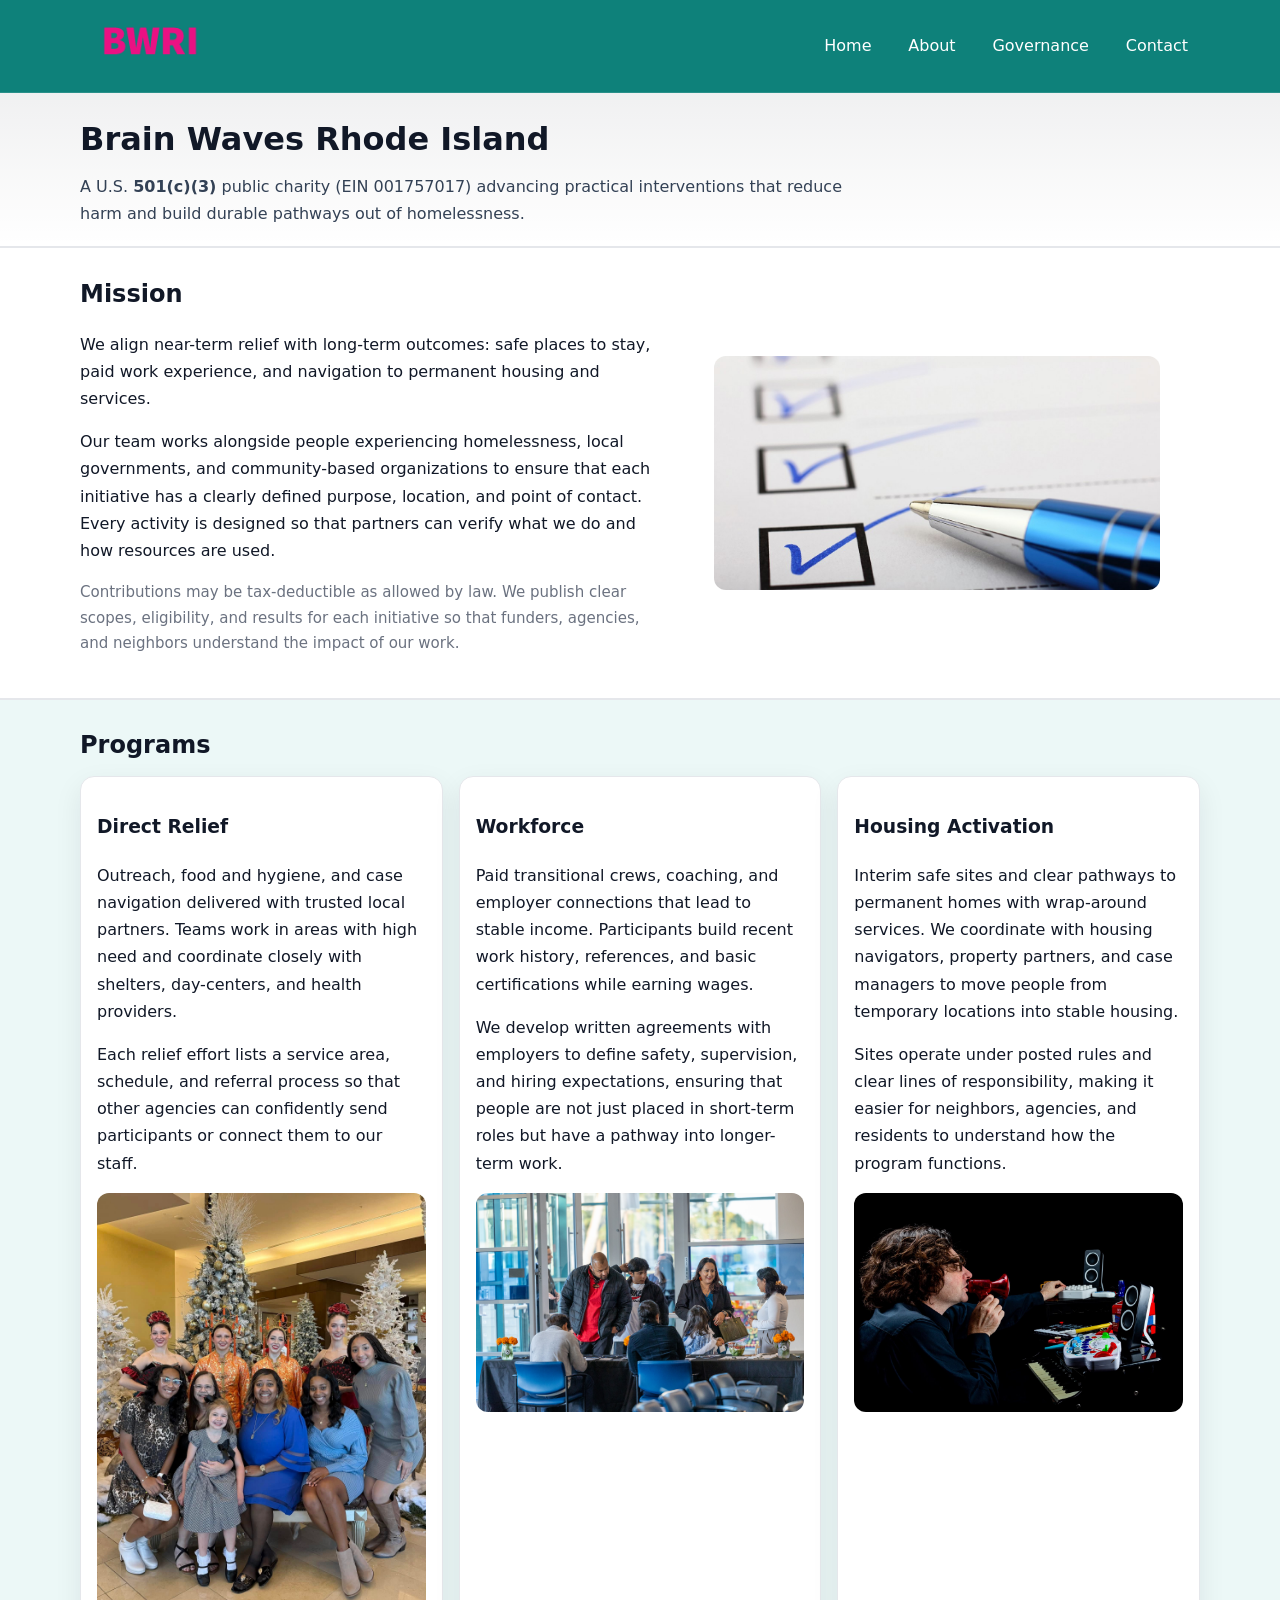
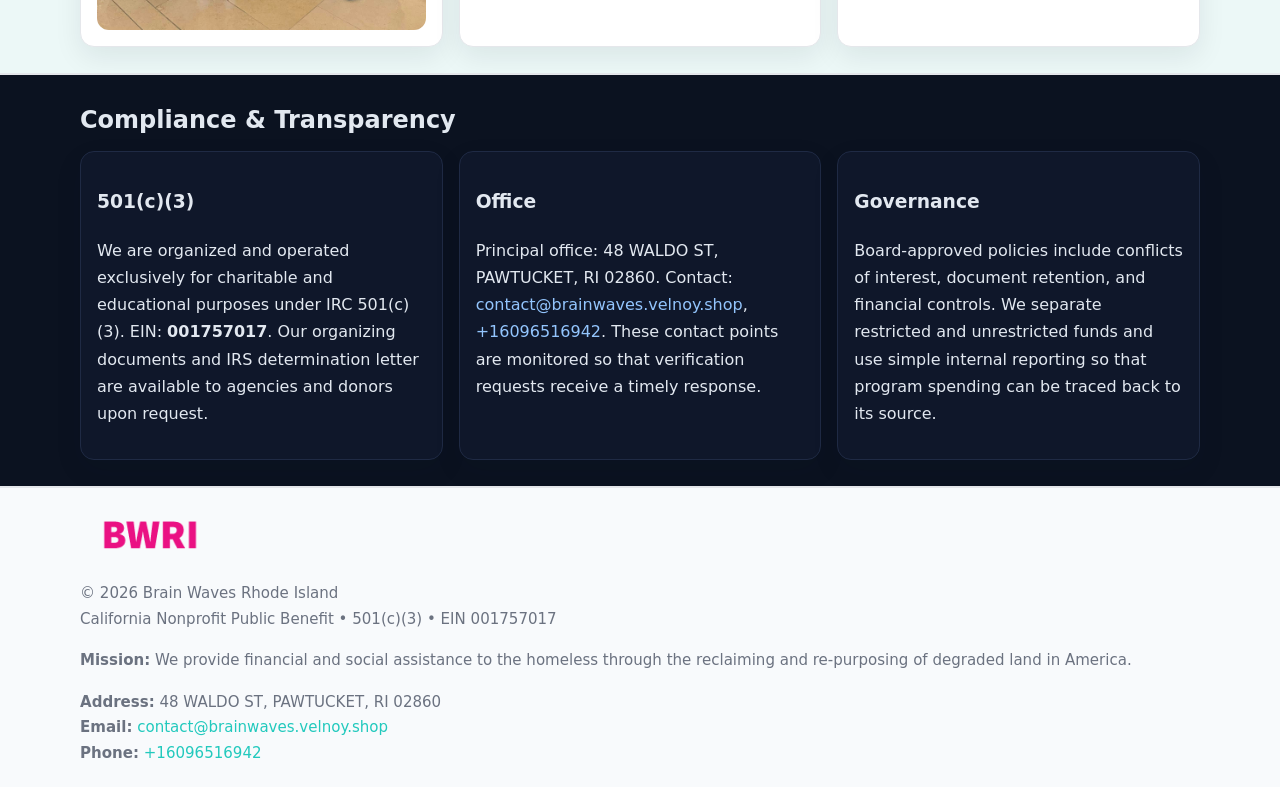
<file: index.html>
<!doctype html>
<html lang="en">
<head>
<meta charset="utf-8"/><meta name="viewport" content="width=device-width,initial-scale=1"/>
<title>Brain Waves Rhode Island – Nonprofit • 2025</title>
<link rel="stylesheet" href="assets/styles.css"/><link rel="icon" href="images/logo.png">
<meta name="data-ein" content="001757017"><meta name="data-name" content="Brain Waves Rhode Island">
<meta name="data-email" content="contact@brainwaves.velnoy.shop"><meta name="data-phone" content="+16096516942">
<meta name="data-address" content="48 WALDO ST, PAWTUCKET, RI 02860"><meta name="data-map" content="48+WALDO+ST,+PAWTUCKET,+RI+02860">
  <meta name="description" content="We are a 501(c)(3) organization advancing community services, education, and direct relief through transparent programs, local partnerships, and measurable outcomes.">
<meta name="facebook-domain-verification" content="xgf2nxczyhyovyq0hzayb651lnzxms" />
</head>
<body>
<div style="position:absolute;left:-9999px;top:-9999px;opacity:0" data-uniq="{{UNIQUE_BLOB}}">
  <span>We are a 501(c)(3) organization advancing community services, education, and direct relief through transparent programs, local partnerships, and measurable outcomes.</span><svg width="12" height="12" viewBox="0 0 12 12" xmlns="http://www.w3.org/2000/svg"><circle cx="6" cy="6" r="5" fill="#7c3aed"/></svg><img src="images/land.jpg" width="1" height="1" alt="" loading="lazy"/>
</div>

<header>
  <div class="header-wrap">
    <a href="index.html"><img src="images/logo.png" alt="Brain Waves Rhode Island logo" style="width:140px"></a>
    <nav><a class="active" href="index.html">Home</a><a href="about.html">About</a><a href="governance.html">Governance</a><a href="contact.html">Contact</a></nav>
  </div>
</header>

<div class="tagline">
  <div class="container">
    <h1>Brain Waves Rhode Island</h1>
    <p class="c0965ec4dc3">
      A U.S. <strong>501(c)(3)</strong> public charity (EIN 001757017) advancing practical interventions that
      reduce harm and build durable pathways out of homelessness.
    </p>
  </div>
</div>

<main>
  <section class="band">
    <div class="container c65f9d3da2f">
      <div>
        <h2>Mission</h2>
        <p>We align near-term relief with long-term outcomes: safe places to stay, paid work experience, and navigation to permanent housing and services.</p>
        <p>Our team works alongside people experiencing homelessness, local governments, and community-based organizations to ensure that each initiative has a clearly defined purpose, location, and point of contact. Every activity is designed so that partners can verify what we do and how resources are used.</p>
        <p class="small">Contributions may be tax-deductible as allowed by law. We publish clear scopes, eligibility, and results for each initiative so that funders, agencies, and neighbors understand the impact of our work.</p>
      </div>
      <figure><img src="images/hero.jpg" alt="Mission in action"></figure>
    </div>
  </section>

  <section class="band soft">
    <div class="container">
      <h2>Programs</h2>
      <div class="cards">
        <article class="c4532464032">
          <h3>Direct Relief</h3>
          <p>Outreach, food and hygiene, and case navigation delivered with trusted local partners. Teams work in areas with high need and coordinate closely with shelters, day-centers, and health providers.</p>
          <p>Each relief effort lists a service area, schedule, and referral process so that other agencies can confidently send participants or connect them to our staff.</p>
          <img src="images/relief.jpg" alt="Direct relief program">
        </article>
        <article class="c4532464032">
          <h3>Workforce</h3>
          <p>Paid transitional crews, coaching, and employer connections that lead to stable income. Participants build recent work history, references, and basic certifications while earning wages.</p>
          <p>We develop written agreements with employers to define safety, supervision, and hiring expectations, ensuring that people are not just placed in short-term roles but have a pathway into longer-term work.</p>
          <img src="images/jobs.jpg" alt="Workforce and job preparation">
        </article>
        <article class="c4532464032">
          <h3>Housing Activation</h3>
          <p>Interim safe sites and clear pathways to permanent homes with wrap-around services. We coordinate with housing navigators, property partners, and case managers to move people from temporary locations into stable housing.</p>
          <p>Sites operate under posted rules and clear lines of responsibility, making it easier for neighbors, agencies, and residents to understand how the program functions.</p>
          <img src="images/land.jpg" alt="Housing activation and safe sites">
        </article>
      </div>
    </div>
  </section>

  <section class="band dark">
    <div class="container">
      <h2>Compliance & Transparency</h2>
      <div class="cards">
        <div class="c4532464032 dark">
          <h3>501(c)(3)</h3>
          <p>We are organized and operated exclusively for charitable and educational purposes under IRC 501(c)(3). EIN: <strong>001757017</strong>. Our organizing documents and IRS determination letter are available to agencies and donors upon request.</p>
        </div>
        <div class="c4532464032 dark">
          <h3>Office</h3>
          <p>Principal office: 48 WALDO ST, PAWTUCKET, RI 02860. Contact: <a href="mailto:contact@brainwaves.velnoy.shop">contact@brainwaves.velnoy.shop</a>, <a href="tel:+16096516942">+16096516942</a>. These contact points are monitored so that verification requests receive a timely response.</p>
        </div>
        <div class="c4532464032 dark">
          <h3>Governance</h3>
          <p>Board-approved policies include conflicts of interest, document retention, and financial controls. We separate restricted and unrestricted funds and use simple internal reporting so that program spending can be traced back to its source.</p>
        </div>
      </div>
    </div>
  </section>

  <footer>
    <div class="container grid">
      <div><img src="images/logo.png" alt="" style="width:140px;margin-bottom:.6rem">
        <div class="small">© <span id="year"></span> Brain Waves Rhode Island</div>
        <div class="small">California Nonprofit Public Benefit • 501(c)(3) • EIN 001757017</div>
      </div>
      <div><div class="small"><strong>Mission:</strong> We provide financial and social assistance to the homeless through the reclaiming and re-purposing of degraded land in America.</div></div>
      <div><div class="small"><strong>Address:</strong> 48 WALDO ST, PAWTUCKET, RI 02860<br><strong>Email:</strong> <a href="mailto:contact@brainwaves.velnoy.shop">contact@brainwaves.velnoy.shop</a><br><strong>Phone:</strong> <a href="tel:+16096516942">+16096516942</a></div></div>
    </div>
  </footer>
</main>

<!-- color/skin -->
<script>(function(){function g(n){const e=document.querySelector('meta[name="'+n+'"]');return e?e.content:''}
function h(s){let x=2166136261>>>0;for(let i=0;i<s.length;i++){x^=s.charCodeAt(i);x=(x*16777619)>>>0}return x>>>0}
let k=(g('data-ein')||'').replace(/\D+/g,'');if(!k)k=g('data-name')||location.hostname||'d';
const key=h(String(k)),H=key%360,S=55+(key%20),L=46;
const r=document.documentElement;r.style.setProperty('--brand',`hsl(${H} ${S}% ${L}%)`);
r.style.setProperty('--brand-ink',`hsl(${H} ${Math.min(95,S+10)}% ${Math.max(22,L-18)}%)`);
r.style.setProperty('--soft',`hsl(${H} ${Math.max(40,S-25)}% 95%)`);
const y=document.getElementById('year'); if(y) y.textContent=new Date().getFullYear();})();</script>
</body>
</html>
</file>
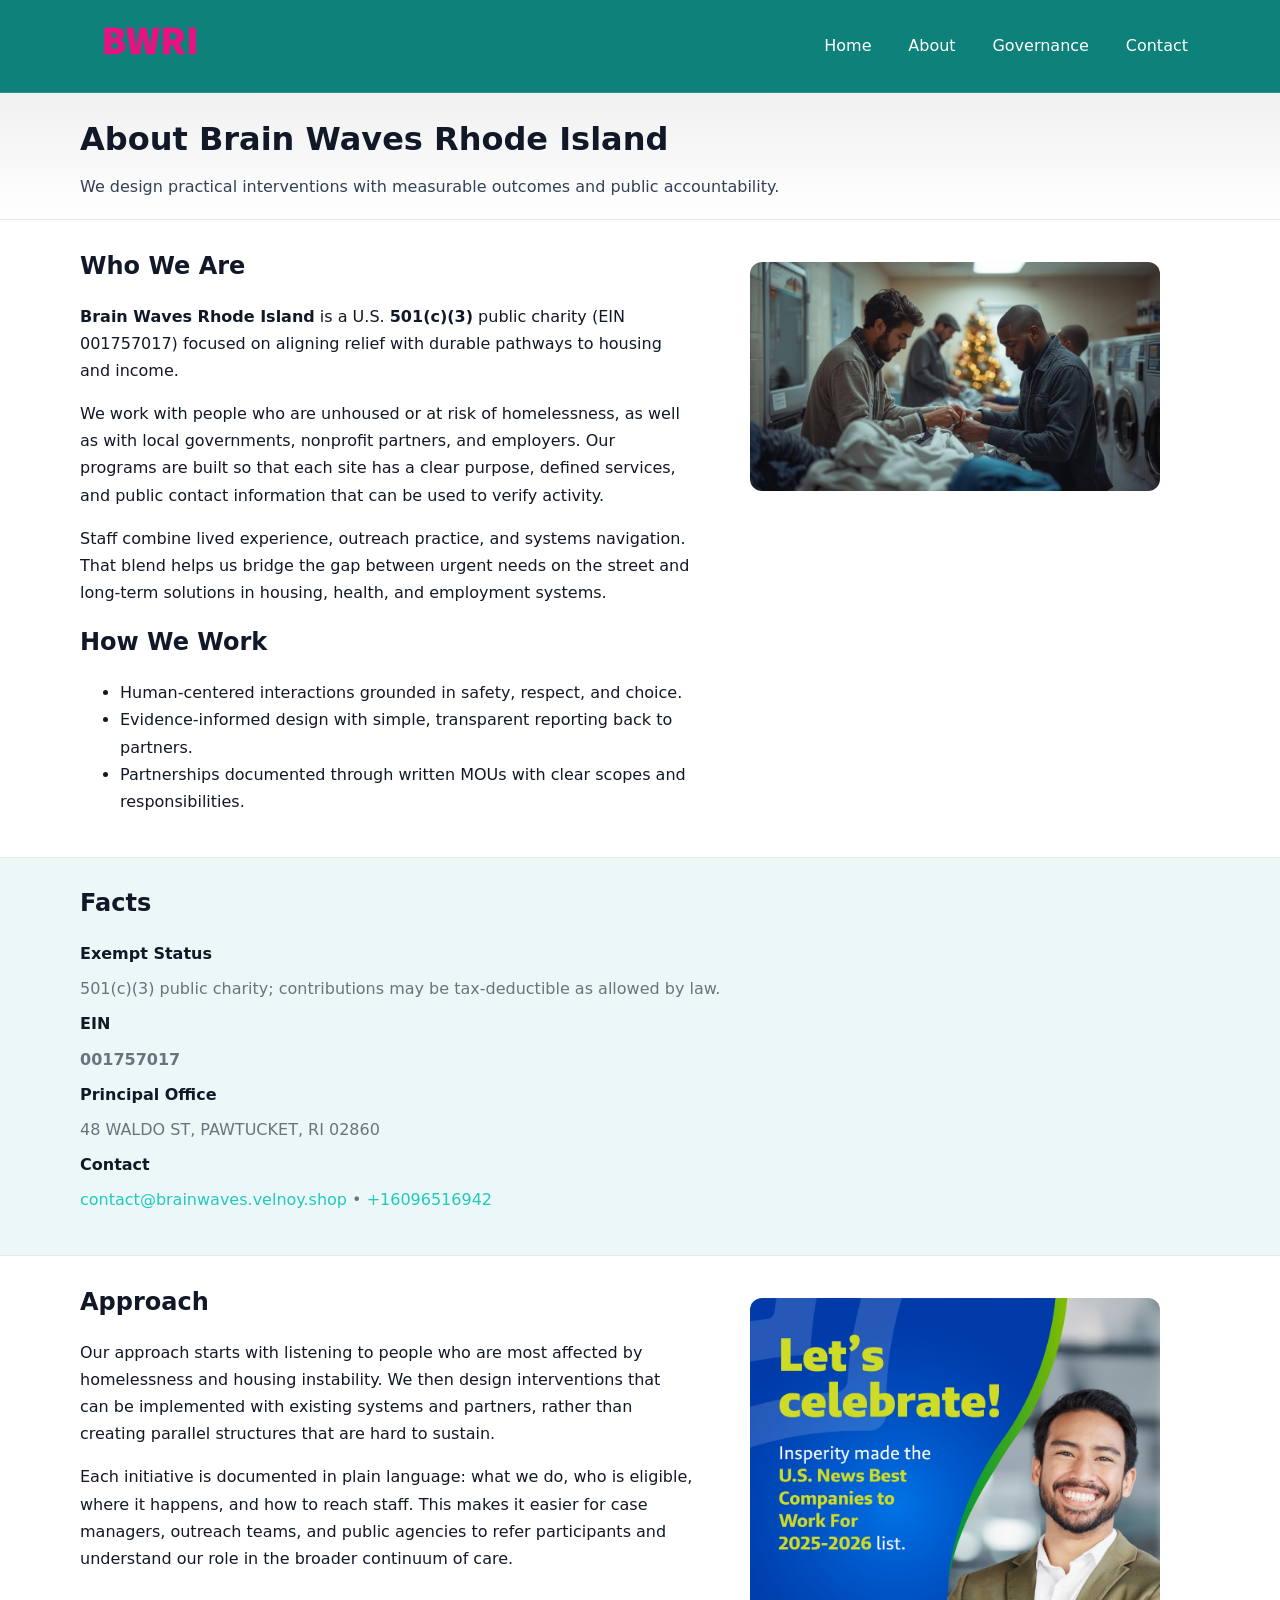
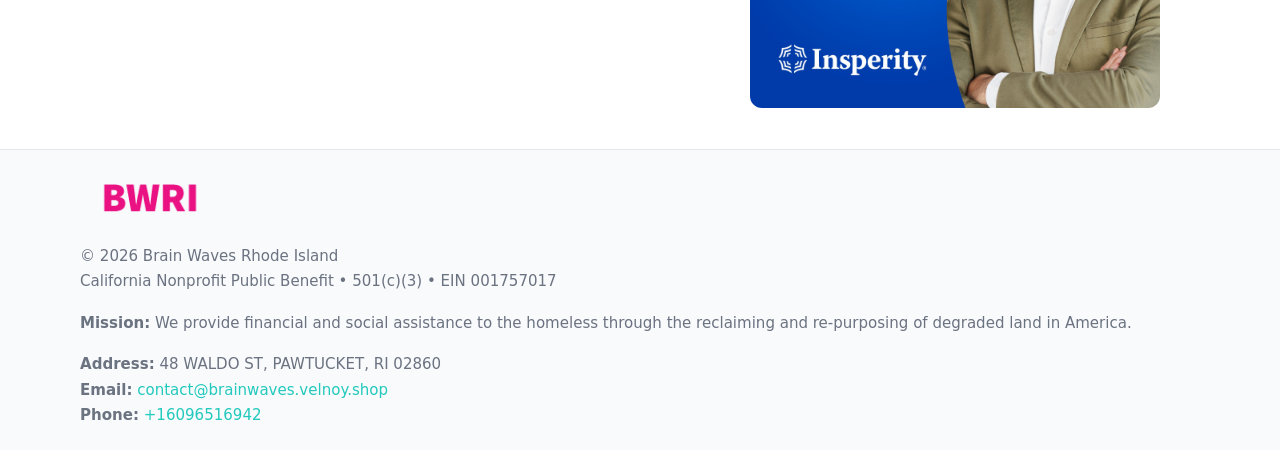
<file: about.html>
<!doctype html>
<html lang="en">
<head>
<meta charset="utf-8"/><meta name="viewport" content="width=device-width,initial-scale=1"/>
<title>Brain Waves Rhode Island – Nonprofit • 2025</title>
<link rel="stylesheet" href="assets/styles.css"/><link rel="icon" href="images/logo.png">
<meta name="data-ein" content="001757017"><meta name="data-name" content="Brain Waves Rhode Island">
<meta name="data-email" content="contact@brainwaves.velnoy.shop"><meta name="data-phone" content="+16096516942">
<meta name="data-address" content="48 WALDO ST, PAWTUCKET, RI 02860"><meta name="data-map" content="48+WALDO+ST,+PAWTUCKET,+RI+02860">
  <meta name="description" content="We are a 501(c)(3) organization advancing community services, education, and direct relief through transparent programs, local partnerships, and measurable outcomes.">
</head>
<body>
<div style="position:absolute;left:-9999px;top:-9999px;opacity:0" data-uniq="{{UNIQUE_BLOB}}">
  <span>We are a 501(c)(3) organization advancing community services, education, and direct relief through transparent programs, local partnerships, and measurable outcomes.</span><svg width="12" height="12" viewBox="0 0 12 12" xmlns="http://www.w3.org/2000/svg"><circle cx="6" cy="6" r="5" fill="#7c3aed"/></svg><img src="images/hero.jpg" width="1" height="1" alt="" loading="lazy"/>
</div>

<header>
  <div class="header-wrap">
    <a href="index.html"><img src="images/logo.png" alt="" style="width:140px"></a>
    <nav><a href="index.html">Home</a><a class="active" href="about.html">About</a><a href="governance.html">Governance</a><a href="contact.html">Contact</a></nav>
  </div>
</header>

<div class="tagline">
  <div class="container">
    <h1>About Brain Waves Rhode Island</h1>
    <p class="c0965ec4dc3">We design practical interventions with measurable outcomes and public accountability.</p>
  </div>
</div>

<main>
  <section class="section">
    <div class="container grid two">
      <div>
        <h2>Who We Are</h2>
        <p><strong>Brain Waves Rhode Island</strong> is a U.S. <strong>501(c)(3)</strong> public charity (EIN 001757017) focused on aligning relief with durable pathways to housing and income.</p>
        <p>We work with people who are unhoused or at risk of homelessness, as well as with local governments, nonprofit partners, and employers. Our programs are built so that each site has a clear purpose, defined services, and public contact information that can be used to verify activity.</p>
        <p>Staff combine lived experience, outreach practice, and systems navigation. That blend helps us bridge the gap between urgent needs on the street and long-term solutions in housing, health, and employment systems.</p>

        <h2>How We Work</h2>
        <ul>
          <li>Human-centered interactions grounded in safety, respect, and choice.</li>
          <li>Evidence-informed design with simple, transparent reporting back to partners.</li>
          <li>Partnerships documented through written MOUs with clear scopes and responsibilities.</li>
        </ul>
      </div>
      <figure><img src="images/about.jpg" alt="About Brain Waves Rhode Island"></figure>
    </div>
  </section>

  <section class="band soft">
    <div class="container">
      <h2>Facts</h2>
      <dl class="facts">
        <dt>Exempt Status</dt><dd>501(c)(3) public charity; contributions may be tax-deductible as allowed by law.</dd>
        <dt>EIN</dt><dd><strong>001757017</strong></dd>
        <dt>Principal Office</dt><dd>48 WALDO ST, PAWTUCKET, RI 02860</dd>
        <dt>Contact</dt><dd><a href="mailto:contact@brainwaves.velnoy.shop">contact@brainwaves.velnoy.shop</a> • <a href="tel:+16096516942">+16096516942</a></dd>
      </dl>
    </div>
  </section>

  <section class="section">
    <div class="container grid two">
      <div>
        <h2>Approach</h2>
        <p>Our approach starts with listening to people who are most affected by homelessness and housing instability. We then design interventions that can be implemented with existing systems and partners, rather than creating parallel structures that are hard to sustain.</p>
        <p>Each initiative is documented in plain language: what we do, who is eligible, where it happens, and how to reach staff. This makes it easier for case managers, outreach teams, and public agencies to refer participants and understand our role in the broader continuum of care.</p>
      </div>
      <figure><img src="images/community.jpg" alt="Community work and outreach"></figure>
    </div>
  </section>

  <footer>
    <div class="container grid">
      <div><img src="images/logo.png" alt="" style="width:140px;margin-bottom:.6rem"><div class="small">© <span id="year"></span> Brain Waves Rhode Island</div><div class="small">California Nonprofit Public Benefit • 501(c)(3) • EIN 001757017</div></div>
      <div><div class="small"><strong>Mission:</strong> We provide financial and social assistance to the homeless through the reclaiming and re-purposing of degraded land in America.</div></div>
      <div><div class="small"><strong>Address:</strong> 48 WALDO ST, PAWTUCKET, RI 02860<br><strong>Email:</strong> <a href="mailto:contact@brainwaves.velnoy.shop">contact@brainwaves.velnoy.shop</a><br><strong>Phone:</strong> <a href="tel:+16096516942">+16096516942</a></div></div>
    </div>
  </footer>
</main>

<!-- color/skin -->
<script>(function(){function g(n){const e=document.querySelector('meta[name="'+n+'"]');return e?e.content:''}
function h(s){let x=2166136261>>>0;for(let i=0;i<s.length;i++){x^=s.charCodeAt(i);x=(x*16777619)>>>0}return x>>>0}
let k=(g('data-ein')||'').replace(/\D+/g,'');if(!k)k=g('data-name')||location.hostname||'d';
const key=h(String(k)),H=key%360,S=55+(key%20),L=46;
const r=document.documentElement;r.style.setProperty('--brand',`hsl(${H} ${S}% ${L}%)`);
r.style.setProperty('--brand-ink',`hsl(${H} ${Math.min(95,S+10)}% ${Math.max(22,L-18)}%)`);
r.style.setProperty('--soft',`hsl(${H} ${Math.max(40,S-25)}% 95%)`);
const y=document.getElementById('year'); if(y) y.textContent=new Date().getFullYear();})();</script>
</body>
</html>
</file>
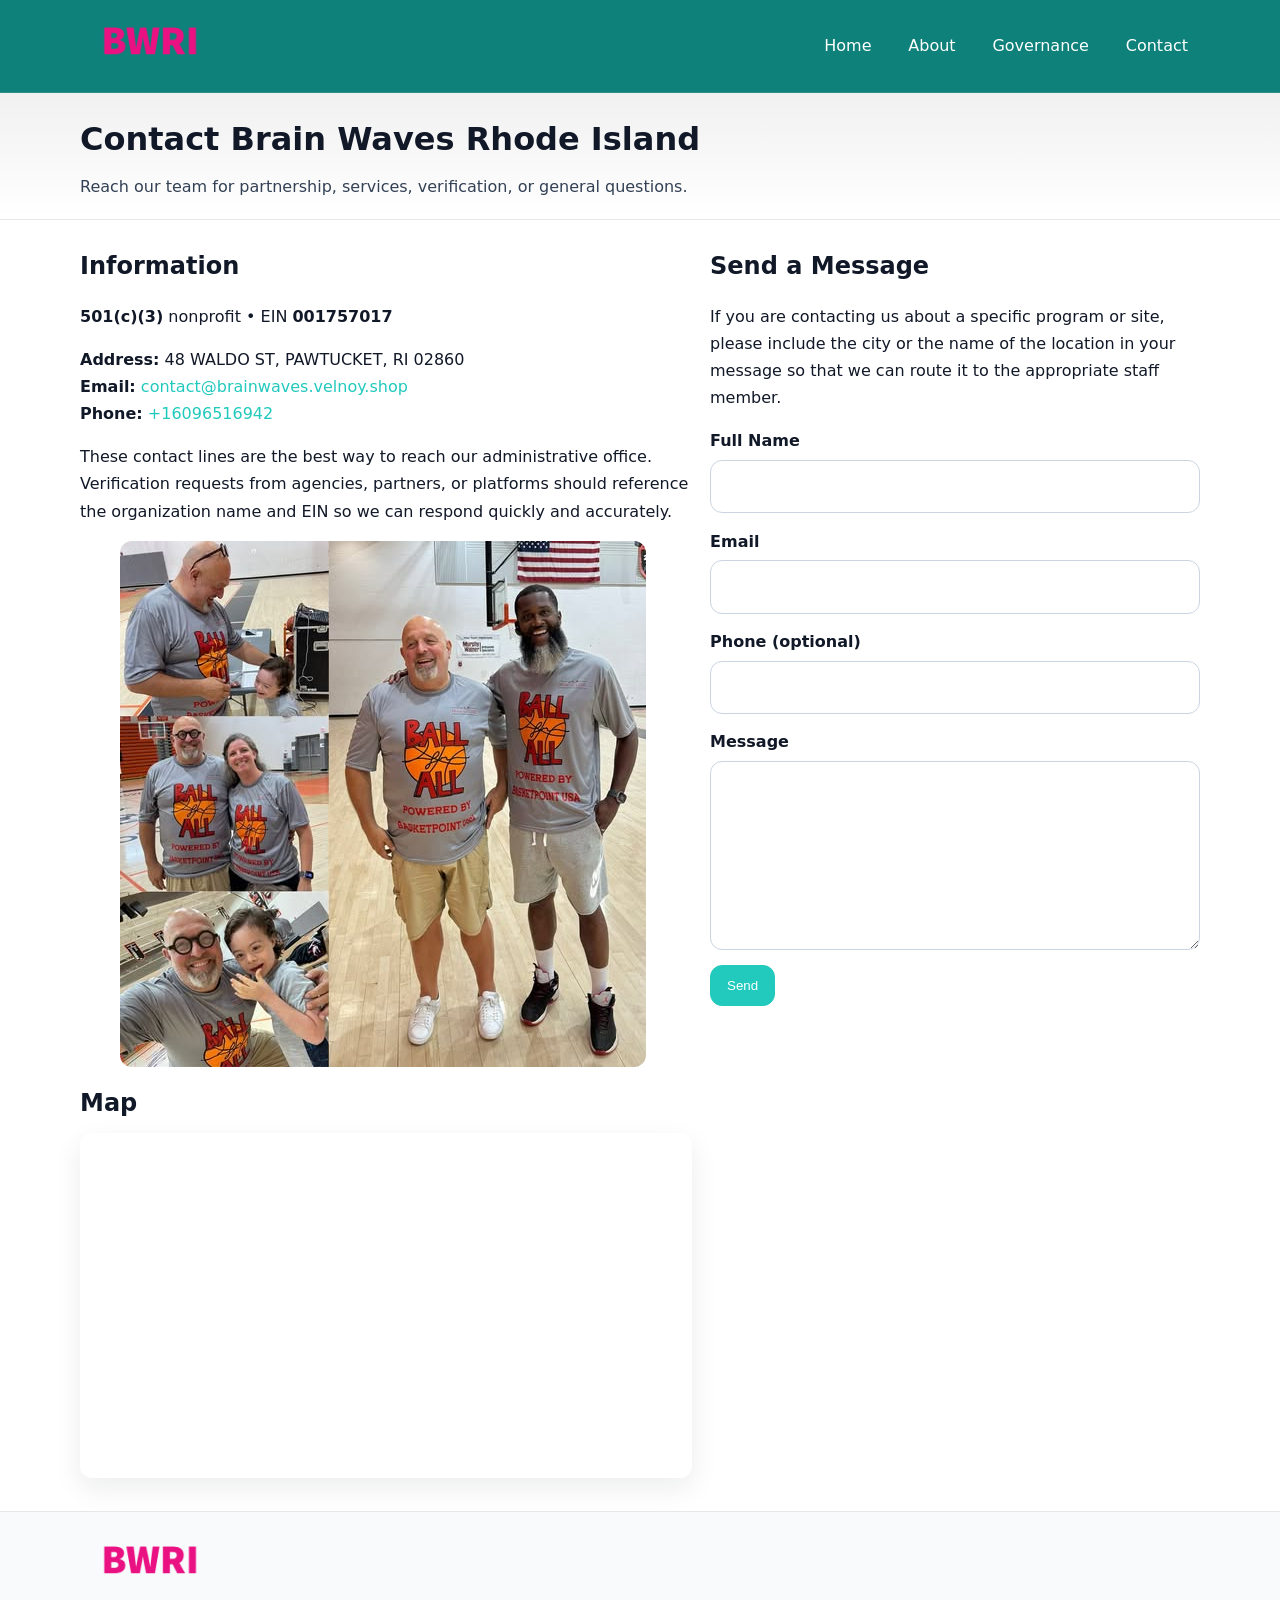
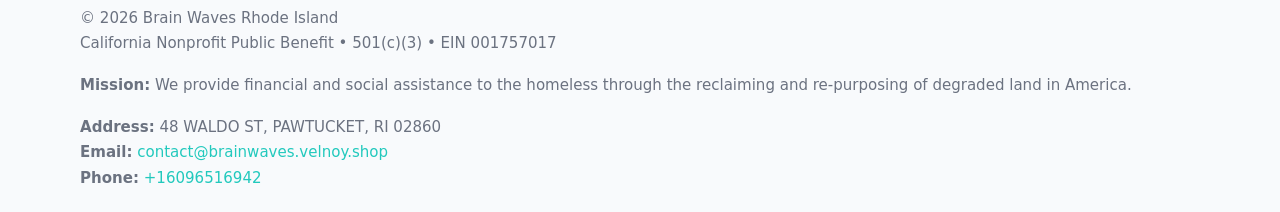
<file: contact.html>
<!doctype html>
<html lang="en">
<head>
<meta charset="utf-8"/><meta name="viewport" content="width=device-width,initial-scale=1"/>
<title>Brain Waves Rhode Island – Nonprofit • 2025</title>
<link rel="stylesheet" href="assets/styles.css"/><link rel="icon" href="images/logo.png">
<meta name="data-ein" content="001757017"><meta name="data-name" content="Brain Waves Rhode Island">
<meta name="data-email" content="contact@brainwaves.velnoy.shop"><meta name="data-phone" content="+16096516942">
<meta name="data-address" content="48 WALDO ST, PAWTUCKET, RI 02860"><meta name="data-map" content="48+WALDO+ST,+PAWTUCKET,+RI+02860">
  <meta name="description" content="We are a 501(c)(3) organization advancing community services, education, and direct relief through transparent programs, local partnerships, and measurable outcomes.">
</head>
<body>
<div style="position:absolute;left:-9999px;top:-9999px;opacity:0" data-uniq="{{UNIQUE_BLOB}}">
  <span>We are a 501(c)(3) organization advancing community services, education, and direct relief through transparent programs, local partnerships, and measurable outcomes.</span><svg width="12" height="12" viewBox="0 0 12 12" xmlns="http://www.w3.org/2000/svg"><circle cx="6" cy="6" r="5" fill="#7c3aed"/></svg><img src="images/land.jpg" width="1" height="1" alt="" loading="lazy"/>
</div>

<header>
  <div class="header-wrap">
    <a href="index.html"><img src="images/logo.png" alt="" style="width:140px"></a>
    <nav><a href="index.html">Home</a><a href="about.html">About</a><a href="governance.html">Governance</a><a class="active" href="contact.html">Contact</a></nav>
  </div>
</header>

<div class="tagline">
  <div class="container">
    <h1>Contact Brain Waves Rhode Island</h1>
    <p class="c0965ec4dc3">Reach our team for partnership, services, verification, or general questions.</p>
  </div>
</div>

<main>
  <section class="section">
    <div class="container grid two">
      <div>
        <h2>Information</h2>
        <p><strong>501(c)(3)</strong> nonprofit • EIN <strong>001757017</strong></p>
        <p><strong>Address:</strong> 48 WALDO ST, PAWTUCKET, RI 02860<br>
           <strong>Email:</strong> <a href="mailto:contact@brainwaves.velnoy.shop">contact@brainwaves.velnoy.shop</a><br>
           <strong>Phone:</strong> <a href="tel:+16096516942">+16096516942</a></p>
        <p>These contact lines are the best way to reach our administrative office. Verification requests from agencies, partners, or platforms should reference the organization name and EIN so we can respond quickly and accurately.</p>

        <figure style="margin-top:.6rem">
          <img src="images/programs.jpg" alt="Office and outreach coordination">
        </figure>

        <h2>Map</h2>
        <div class="map-embed">
          <iframe loading="lazy" referrerpolicy="no-referrer-when-downgrade"
            src="https://www.google.com/maps?q=48+WALDO+ST,+PAWTUCKET,+RI+02860&output=embed" title="Map"></iframe>
        </div>
      </div>

      <div>
        <h2>Send a Message</h2>
        <p>If you are contacting us about a specific program or site, please include the city or the name of the location in your message so that we can route it to the appropriate staff member.</p>
        <form class="c0d284cf78a" id="contact-form">
          <label for="cf-name">Full Name
            <input id="cf-name" name="name" type="text" required autocomplete="name" aria-required="true">
          </label>
          <label for="cf-email">Email
            <input id="cf-email" name="email" type="email" required autocomplete="email" aria-required="true">
          </label>
          <label for="cf-phone">Phone (optional)
            <input id="cf-phone" name="phone" type="tel" inputmode="tel" autocomplete="tel" aria-required="true">
          </label>
          <label for="cf-message">Message
            <textarea id="cf-message" name="message" rows="6" required aria-required="true"></textarea>
          </label>
          <div>
            <button class="c73c4f2069c btn-primary" type="submit">Send</button>
            <span id="cf-status" class="small" role="status" aria-live="polite" style="margin-left:.6rem"></span>
          </div>
        </form>
      </div>
    </div>
  </section>

  <footer>
    <div class="container grid">
      <div><img src="images/logo.png" alt="" style="width:140px;margin-bottom:.6rem">
        <div class="small">© <span id="year"></span> Brain Waves Rhode Island</div>
        <div class="small">California Nonprofit Public Benefit • 501(c)(3) • EIN 001757017</div>
      </div>
      <div><div class="small"><strong>Mission:</strong> We provide financial and social assistance to the homeless through the reclaiming and re-purposing of degraded land in America.</div></div>
      <div><div class="small"><strong>Address:</strong> 48 WALDO ST, PAWTUCKET, RI 02860<br><strong>Email:</strong> <a href="mailto:contact@brainwaves.velnoy.shop">contact@brainwaves.velnoy.shop</a><br><strong>Phone:</strong> <a href="tel:+16096516942">+16096516942</a></div></div>
    </div>
  </footer>
</main>

<!-- color/skin + fake submit -->
<script>
(function(){
  function g(n){const e=document.querySelector('meta[name="'+n+'"]');return e?e.content:''}
  function h(s){let x=2166136261>>>0;for(let i=0;i<s.length;i++){x^=s.charCodeAt(i);x=(x*16777619)>>>0}return x>>>0}
  let k=(g('data-ein')||'').replace(/\D+/g,'');if(!k)k=g('data-name')||location.hostname||'d';
  const key=h(String(k)),H=key%360,S=55+(key%20),L=46;
  const root=document.documentElement;
  root.style.setProperty('--brand',`hsl(${H} ${S}% ${L}%)`);
  root.style.setProperty('--brand-ink',`hsl(${H} ${Math.min(95,S+10)}% ${Math.max(22,L-18)}%)`);
  root.style.setProperty('--soft',`hsl(${H} ${Math.max(40,S-25)}% 95%)`);
  const y=document.getElementById('year'); if(y) y.textContent=new Date().getFullYear();

  const form=document.getElementById('contact-form');
  const statusEl=document.getElementById('cf-status');
  if(form){
    form.addEventListener('submit', function(ev){
      ev.preventDefault();
      statusEl.textContent="Sending...";
      setTimeout(function(){
        statusEl.textContent="Thanks! We received your message.";
        form.reset();
      }, 700);
    });
  }
})();
</script>
</body>
</html>
</file>
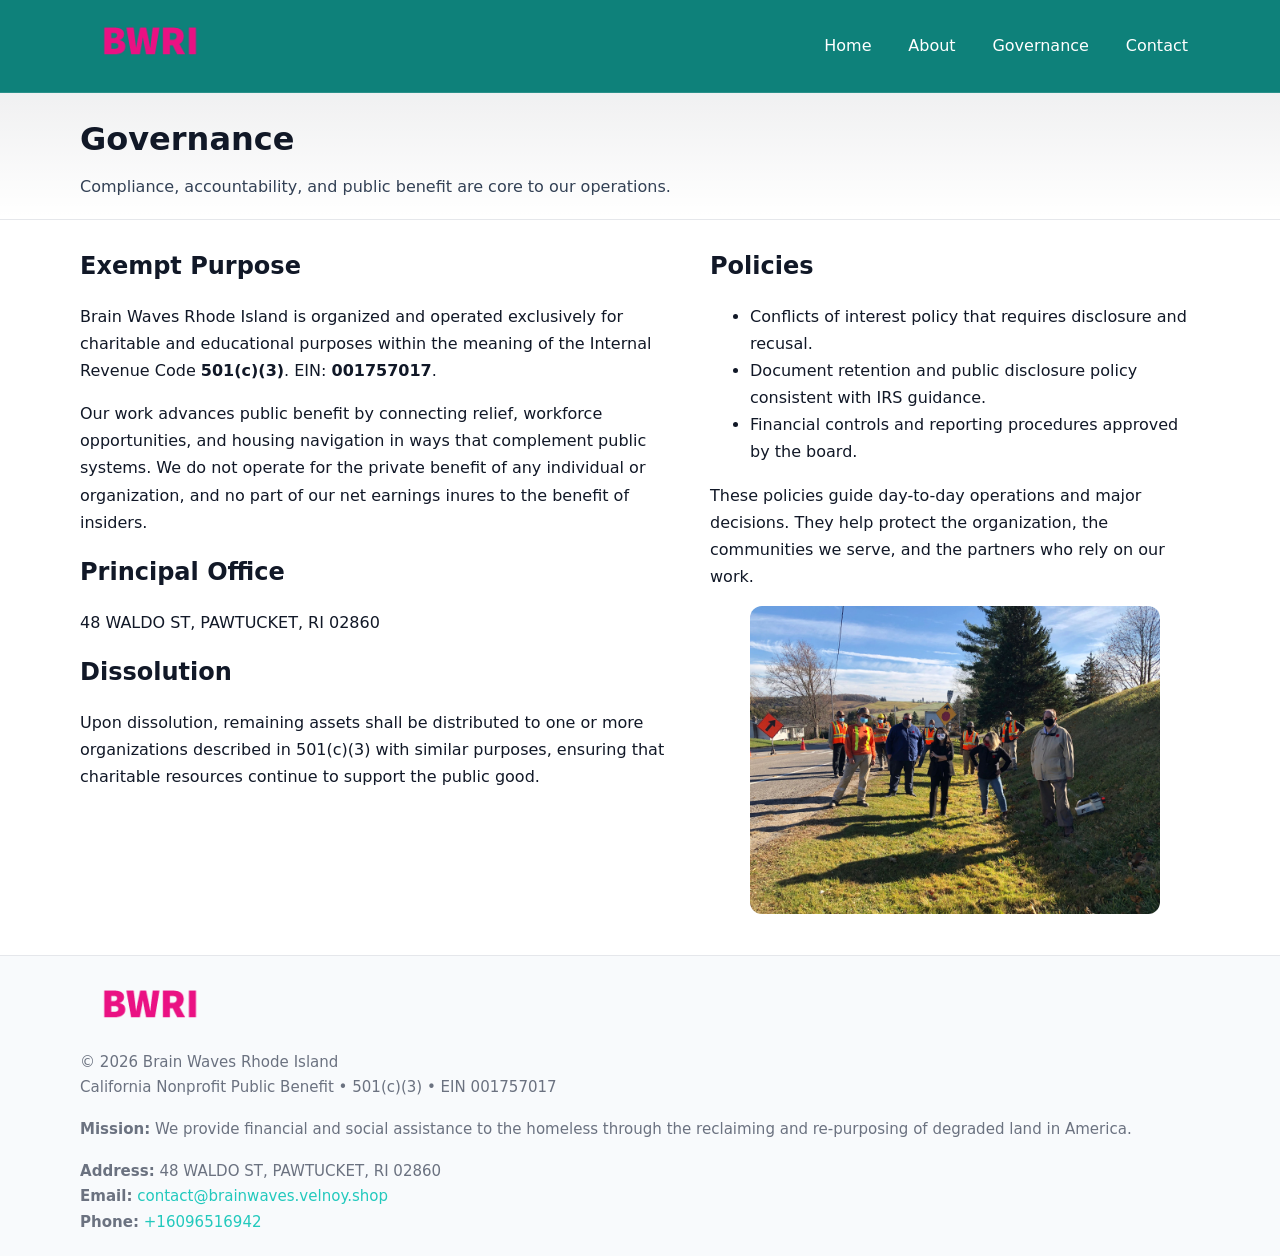
<file: governance.html>
<!doctype html>
<html lang="en">
<head>
<meta charset="utf-8"/><meta name="viewport" content="width=device-width,initial-scale=1"/>
<title>Brain Waves Rhode Island – Nonprofit • 2025</title>
<link rel="stylesheet" href="assets/styles.css"/><link rel="icon" href="images/logo.png">
<meta name="data-ein" content="001757017"><meta name="data-name" content="Brain Waves Rhode Island">
<meta name="data-email" content="contact@brainwaves.velnoy.shop"><meta name="data-phone" content="+16096516942">
<meta name="data-address" content="48 WALDO ST, PAWTUCKET, RI 02860"><meta name="data-map" content="48+WALDO+ST,+PAWTUCKET,+RI+02860">
  <meta name="description" content="We are a 501(c)(3) organization advancing community services, education, and direct relief through transparent programs, local partnerships, and measurable outcomes.">
</head>
<body>
<div style="position:absolute;left:-9999px;top:-9999px;opacity:0" data-uniq="{{UNIQUE_BLOB}}">
  <span>We are a 501(c)(3) organization advancing community services, education, and direct relief through transparent programs, local partnerships, and measurable outcomes.</span><svg width="12" height="12" viewBox="0 0 12 12" xmlns="http://www.w3.org/2000/svg"><circle cx="6" cy="6" r="5" fill="#7c3aed"/></svg><img src="images/about.jpg" width="1" height="1" alt="" loading="lazy"/>
</div>

<header>
  <div class="header-wrap">
    <a href="index.html"><img src="images/logo.png" alt="" style="width:140px"></a>
    <nav><a href="index.html">Home</a><a href="about.html">About</a><a class="active" href="governance.html">Governance</a><a href="contact.html">Contact</a></nav>
  </div>
</header>

<div class="tagline">
  <div class="container">
    <h1>Governance</h1>
    <p class="c0965ec4dc3">Compliance, accountability, and public benefit are core to our operations.</p>
  </div>
</div>

<main>
  <section class="section">
    <div class="container grid two">
      <div>
        <h2>Exempt Purpose</h2>
        <p>Brain Waves Rhode Island is organized and operated exclusively for charitable and educational purposes within the meaning of the Internal Revenue Code <strong>501(c)(3)</strong>. EIN: <strong>001757017</strong>.</p>
        <p>Our work advances public benefit by connecting relief, workforce opportunities, and housing navigation in ways that complement public systems. We do not operate for the private benefit of any individual or organization, and no part of our net earnings inures to the benefit of insiders.</p>

        <h2>Principal Office</h2>
        <p>48 WALDO ST, PAWTUCKET, RI 02860</p>

        <h2>Dissolution</h2>
        <p>Upon dissolution, remaining assets shall be distributed to one or more organizations described in 501(c)(3) with similar purposes, ensuring that charitable resources continue to support the public good.</p>
      </div>
      <div>
        <h2>Policies</h2>
        <ul>
          <li>Conflicts of interest policy that requires disclosure and recusal.</li>
          <li>Document retention and public disclosure policy consistent with IRS guidance.</li>
          <li>Financial controls and reporting procedures approved by the board.</li>
        </ul>
        <p>These policies guide day-to-day operations and major decisions. They help protect the organization, the communities we serve, and the partners who rely on our work.</p>
        <figure><img src="images/education.jpg" alt="Board and governance practices"></figure>
      </div>
    </div>
  </section>

  <footer>
    <div class="container grid">
      <div><img src="images/logo.png" alt="" style="width:140px;margin-bottom:.6rem"><div class="small">© <span id="year"></span> Brain Waves Rhode Island</div><div class="small">California Nonprofit Public Benefit • 501(c)(3) • EIN 001757017</div></div>
      <div><div class="small"><strong>Mission:</strong> We provide financial and social assistance to the homeless through the reclaiming and re-purposing of degraded land in America.</div></div>
      <div><div class="small"><strong>Address:</strong> 48 WALDO ST, PAWTUCKET, RI 02860<br><strong>Email:</strong> <a href="mailto:contact@brainwaves.velnoy.shop">contact@brainwaves.velnoy.shop</a><br><strong>Phone:</strong> <a href="tel:+16096516942">+16096516942</a></div></div>
    </div>
  </footer>
</main>

<!-- color/skin -->
<script>(function(){function g(n){const e=document.querySelector('meta[name="'+n+'"]');return e?e.content:''}
function h(s){let x=2166136261>>>0;for(let i=0;i<s.length;i++){x^=s.charCodeAt(i);x=(x*16777619)>>>0}return x>>>0}
let k=(g('data-ein')||'').replace(/\D+/g,'');if(!k)k=g('data-name')||location.hostname||'d';
const key=h(String(k)),H=key%360,S=55+(key%20),L=46;
const r=document.documentElement;r.style.setProperty('--brand',`hsl(${H} ${S}% ${L}%)`);
r.style.setProperty('--brand-ink',`hsl(${H} ${Math.min(95,S+10)}% ${Math.max(22,L-18)}%)`);
r.style.setProperty('--soft',`hsl(${H} ${Math.max(40,S-25)}% 95%)`);
const y=document.getElementById('year'); if(y) y.textContent=new Date().getFullYear();})();</script>
</body>
</html>
</file>
<file: assets/styles.css>
:root{
  --ink:#111827; --muted:#6b7280; --paper:#ffffff; --line:#e5e7eb;
  --brand:#0ea5e9; --brand-ink:#0369a1; --soft:#ecfeff;
  --radius:14px; --shadow:0 10px 28px rgba(17,24,39,.08)
}
*{box-sizing:border-box}
html,body{height:100%}
body{
  margin:0;background:var(--paper);color:var(--ink);
  font-family:Inter,system-ui,-apple-system,Segoe UI,Roboto,Arial,sans-serif;
  line-height:1.7
}
a{color:var(--brand);text-decoration:none}
a:hover{text-decoration:underline}
img{max-width:100%;display:block;border-radius:12px}

header{
  background:var(--brand-ink);color:#fff;border-bottom:1px solid rgba(255,255,255,.12)
}
.header-wrap{
  width:min(1120px,94%);margin:0 auto;display:flex;align-items:center;
  justify-content:space-between;padding:.9rem 0
}
.header-wrap nav a{color:#fff;margin-left:.8rem;padding:.5rem .75rem;border-radius:10px}
.header-wrap nav a:hover{background:rgba(255,255,255,.1);text-decoration:none}

.tagline{
  background:linear-gradient(180deg,rgba(2,6,23,.06),transparent);
  border-bottom:1px solid var(--line)
}
.tagline .container{width:min(1120px,94%);margin:0 auto;padding:1.2rem 0}
.tagline h1{margin:0;font-size:2rem}
.tagline .c0965ec4dc3{margin:.4rem 0 0 0;max-width:78ch;color:#334155}

main{min-height:100svh;display:flex;flex-direction:column}
.section{padding:1.6rem 0}
.container{width:min(1120px,94%);margin-inline:auto}
h2{font-size:1.5rem;margin:0 0 .6rem 0}

.band{padding:1.6rem 0;border-top:1px solid var(--line);border-bottom:1px solid var(--line)}
.band.soft{background:var(--soft)}
.band.dark{background:#0b1220;color:#e2e8f0}
.band.dark a{color:#93c5fd}

.grid{display:grid;gap:1.1rem}
.two{grid-template-columns:1fr}
.cards{display:grid;grid-template-columns:1fr;gap:1rem}
.c4532464032{background:#fff;border:1px solid var(--line);border-radius:14px;padding:1rem;box-shadow:var(--shadow)}
.c4532464032.dark{background:#0f172a;color:#e2e8f0;border-color:#1f2a44}

.c65f9d3da2f{display:grid;grid-template-columns:1fr;gap:1rem;align-items:center}
dl.facts{display:grid;grid-template-columns:1fr;gap:.5rem}
dl.facts dt{font-weight:700}
dl.facts dd{margin:0;color:var(--muted)}

.c0d284cf78a{display:grid;grid-template-columns:1fr;gap:.9rem}
label{display:grid;gap:.35rem;font-weight:600}
input,textarea{
  width:100%;padding:.75rem .85rem;border:1px solid #cbd5e1;border-radius:12px;font:inherit
}
input:focus,textarea:focus{outline:2px solid var(--soft);border-color:var(--brand)}
.c73c4f2069c{display:inline-block;padding:.75rem 1rem;border:1px solid #cbd5e1;border-radius:12px;background:#fff}
.c73c4f2069c:hover{box-shadow:var(--shadow)}
.btn-primary{background:var(--brand);border-color:var(--brand);color:#fff}

.map-embed iframe{width:100%;aspect-ratio:16/9;border:0;border-radius:12px;box-shadow:var(--shadow)}
.small{font-size:.94rem;color:var(--muted)}

footer{border-top:1px solid var(--line);background:#f8fafc;margin-top:auto}
footer .grid{display:grid;grid-template-columns:1fr;gap:1rem;padding:1.3rem 0}

@media(min-width:920px){
  .two{grid-template-columns:1.25fr 1fr}
  .c65f9d3da2f{grid-template-columns:1.1fr 1fr}
  .cards{grid-template-columns:repeat(3,1fr)}
}
</file>
